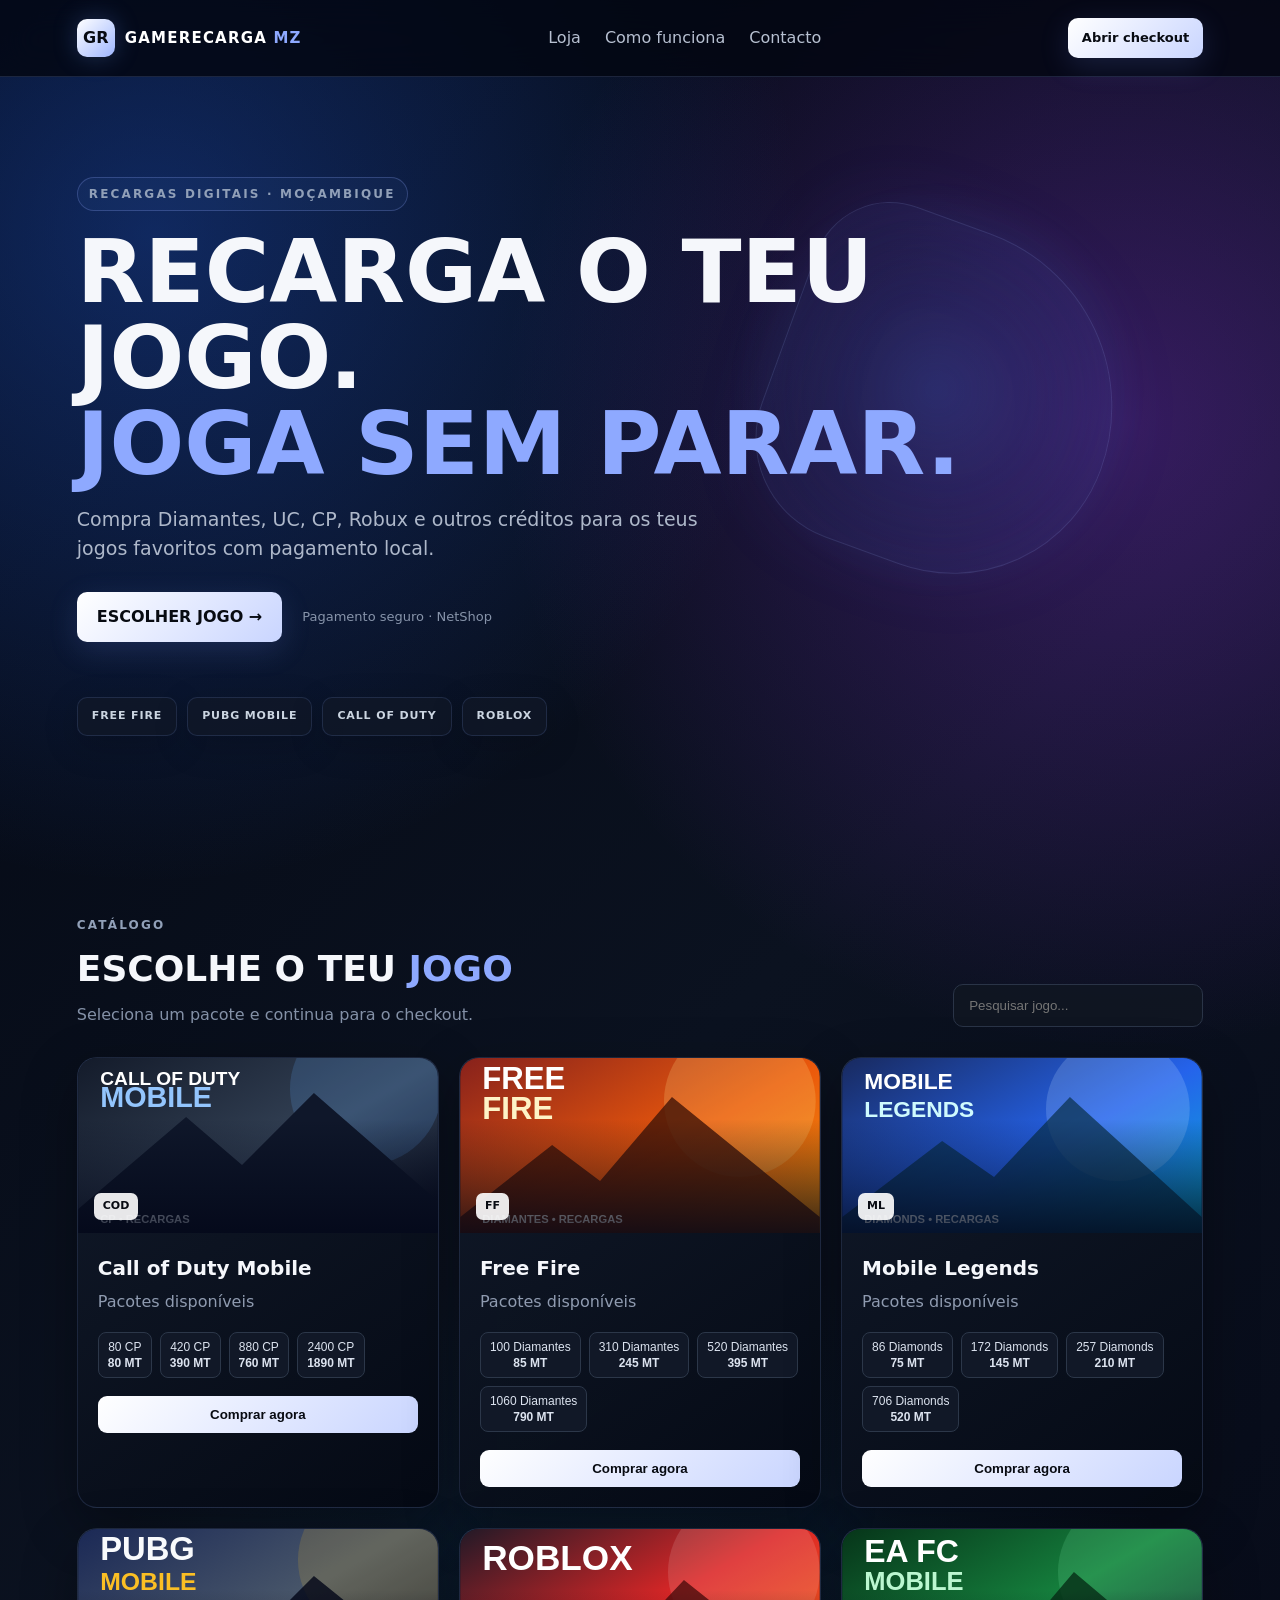
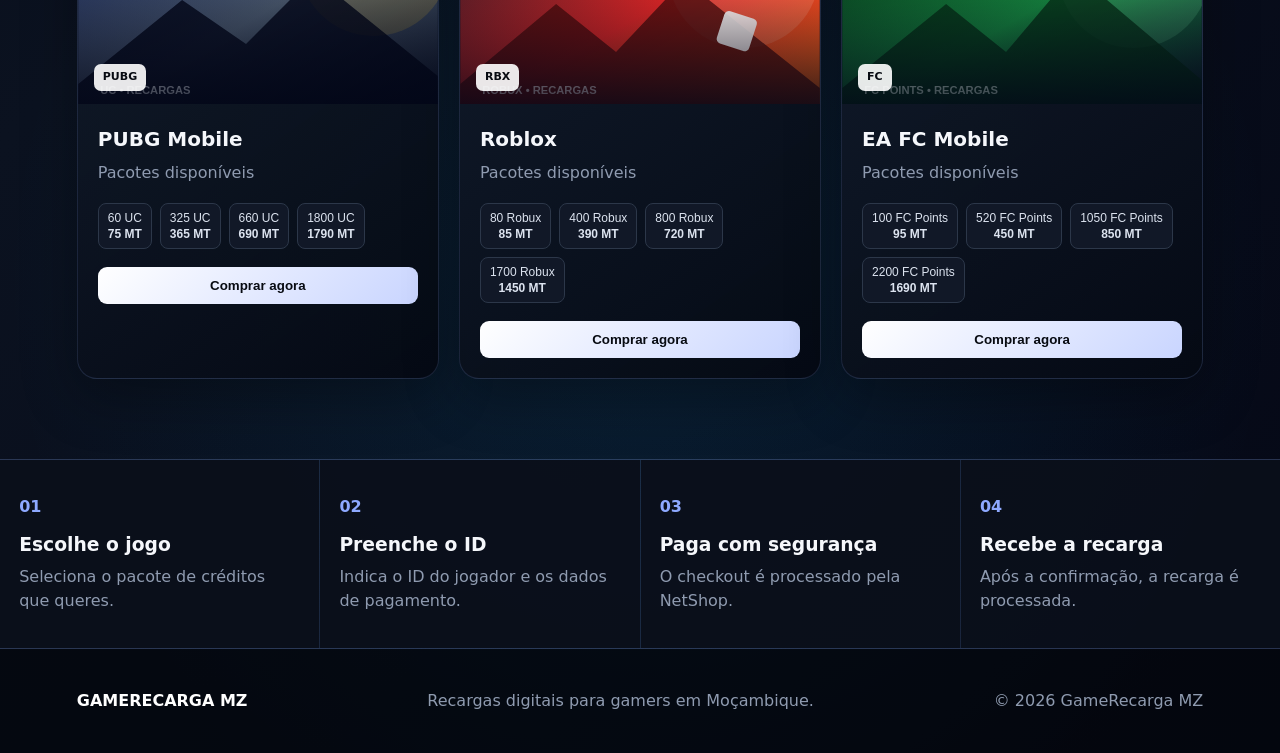
<file: docs/index.html>
<!doctype html>
<html lang="pt-MZ">
<head>
  <meta charset="utf-8">
  <meta name="viewport" content="width=device-width, initial-scale=1">
  <title>GameRecarga MZ — Recargas de jogos</title>
  <meta name="description" content="Recargas digitais para jogos em Moçambique. M-Pesa, mKesh e cartões BIM/BCI através do checkout seguro da GameRecarga MZ.">
  <link rel="stylesheet" href="styles.css?v=4">
</head>
<body>
  <div class="bg-orb orb-one"></div><div class="bg-orb orb-two"></div><div class="bg-grid"></div>
  <header class="nav">
    <a class="brand" href="#inicio"><span>GR</span><strong>GAMERECARGA <i>MZ</i></strong></a>
    <nav><a href="#loja">Loja</a><a href="#como">Como funciona</a><a href="#contacto">Contacto</a></nav>
    <a class="btn small" href="https://app.buildy.so/misty-kestrel-4079/gamerecarga-mz">Abrir checkout</a>
  </header>
  <main>
    <section id="inicio" class="hero">
      <div class="hero-badge">RECARGAS DIGITAIS · MOÇAMBIQUE</div>
      <h1>RECARGA O TEU JOGO.<br><span>JOGA SEM PARAR.</span></h1>
      <p>Compra Diamantes, UC, CP, Robux e outros créditos para os teus jogos favoritos com pagamento local.</p>
      <div class="hero-actions"><a class="btn" href="#loja">ESCOLHER JOGO →</a><span class="secure">Pagamento seguro · NetShop</span></div>
      <div class="floating-cards"><span>FREE FIRE</span><span>PUBG MOBILE</span><span>CALL OF DUTY</span><span>ROBLOX</span></div>
    </section>
    <section id="loja" class="catalog">
      <div class="section-head"><div><div class="eyebrow">CATÁLOGO</div><h2>ESCOLHE O TEU <span>JOGO</span></h2><p>Seleciona um pacote e continua para o checkout.</p></div><input id="search" type="search" placeholder="Pesquisar jogo..."></div>
      <div id="grid" class="grid"></div>
    </section>
    <section id="como" class="benefits">
      <article><b>01</b><h3>Escolhe o jogo</h3><p>Seleciona o pacote de créditos que queres.</p></article>
      <article><b>02</b><h3>Preenche o ID</h3><p>Indica o ID do jogador e os dados de pagamento.</p></article>
      <article><b>03</b><h3>Paga com segurança</h3><p>O checkout é processado pela NetShop.</p></article>
      <article><b>04</b><h3>Recebe a recarga</h3><p>Após a confirmação, a recarga é processada.</p></article>
    </section>
  </main>
  <footer id="contacto"><strong>GAMERECARGA MZ</strong><span>Recargas digitais para gamers em Moçambique.</span><span>© 2026 GameRecarga MZ</span></footer>
  <script src="app.js?v=4"></script>
</body>
</html>
</file>
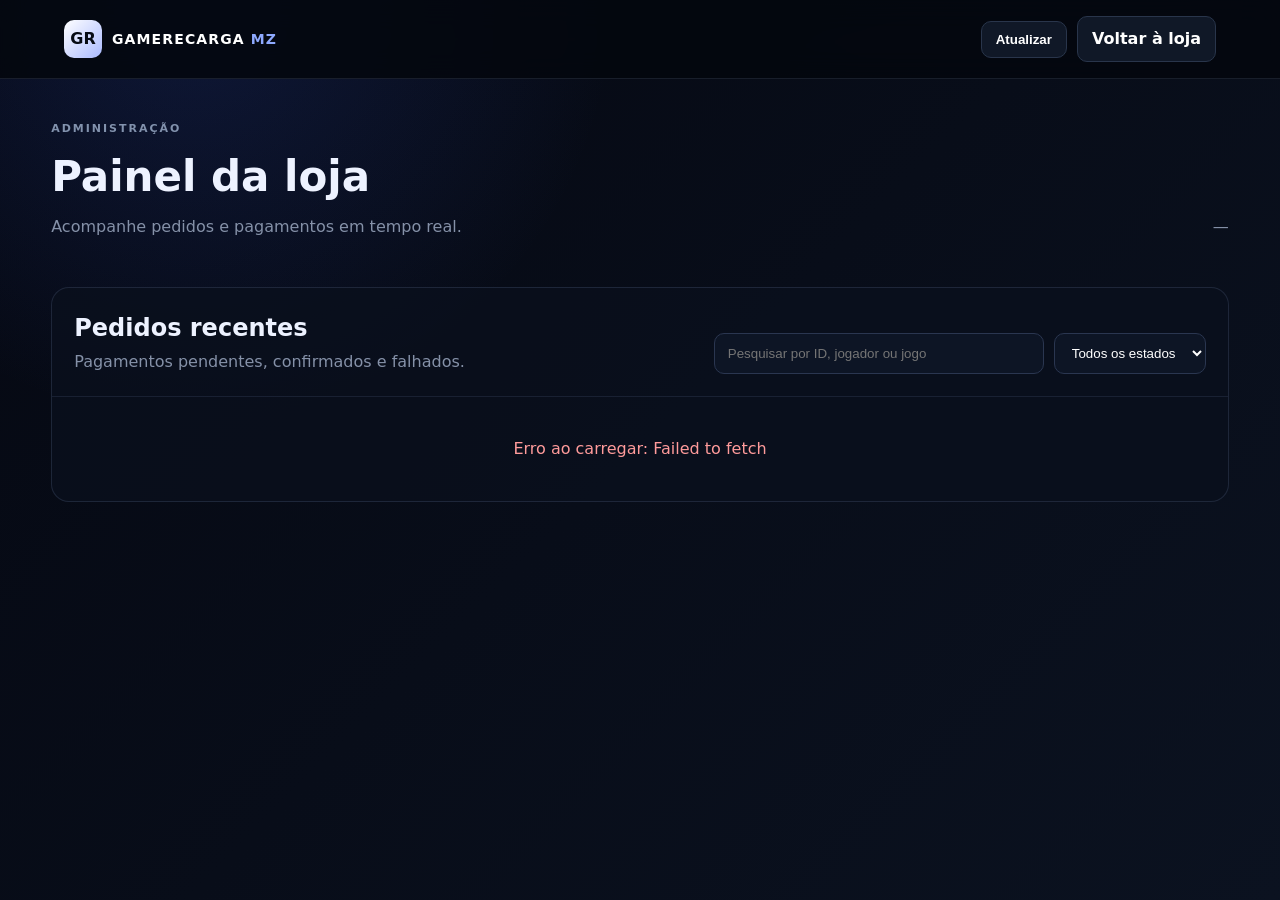
<file: docs/admin.html>
<!doctype html>
<html lang="pt-MZ">
<head>
  <meta charset="utf-8">
  <meta name="viewport" content="width=device-width, initial-scale=1">
  <title>GameRecarga MZ — Administração</title>
  <link rel="stylesheet" href="admin.css?v=1">
</head>
<body>
  <header class="topbar">
    <a href="./" class="brand"><span>GR</span><strong>GAMERECARGA <i>MZ</i></strong></a>
    <div class="top-actions"><button id="refresh">Atualizar</button><a href="./">Voltar à loja</a></div>
  </header>
  <main class="admin-shell">
    <section class="intro"><div><div class="eyebrow">ADMINISTRAÇÃO</div><h1>Painel da loja</h1><p>Acompanhe pedidos e pagamentos em tempo real.</p></div><div id="lastUpdate" class="muted">—</div></section>
    <section class="stats" id="stats"></section>
    <section class="panel"><div class="panel-head"><div><h2>Pedidos recentes</h2><p>Pagamentos pendentes, confirmados e falhados.</p></div><div class="filters"><input id="search" placeholder="Pesquisar por ID, jogador ou jogo"><select id="status"><option value="">Todos os estados</option><option value="Pagamento confirmado">Pagos</option><option value="Pagamento pendente">Pendentes</option><option value="Pagamento falhou">Falhados</option></select></div></div><div id="orders" class="orders"><div class="empty">A carregar...</div></div></section>
  </main>
  <script src="admin.js?v=1"></script>
</body>
</html>
</file>
<file: docs/styles.css>
:root{font-family:Inter,system-ui,-apple-system,BlinkMacSystemFont,"Segoe UI",sans-serif;color:#f5f7fb;background:#05070d;line-height:1.5}*{box-sizing:border-box}html{scroll-behavior:smooth}body{margin:0;min-height:100vh;overflow-x:hidden;background:radial-gradient(circle at 12% 10%,rgba(37,99,235,.35),transparent 27%),radial-gradient(circle at 88% 18%,rgba(147,51,234,.32),transparent 28%),radial-gradient(circle at 50% 80%,rgba(14,165,233,.12),transparent 32%),linear-gradient(135deg,#030712 0%,#0b1220 48%,#050816 100%)}body:before{content:"";position:fixed;inset:0;pointer-events:none;background:linear-gradient(rgba(255,255,255,.035) 1px,transparent 1px),linear-gradient(90deg,rgba(255,255,255,.035) 1px,transparent 1px);background-size:44px 44px;mask-image:linear-gradient(to bottom,black,transparent 92%);z-index:-1}.bg-grid{position:fixed;inset:0;pointer-events:none;background:radial-gradient(ellipse at center,transparent 25%,rgba(0,0,0,.62) 100%);z-index:-1}.bg-orb{position:fixed;width:460px;height:460px;border-radius:50%;filter:blur(95px);opacity:.22;pointer-events:none;z-index:-2}.orb-one{background:#2563eb;top:-190px;left:-160px}.orb-two{background:#9333ea;right:-190px;top:160px}.nav{position:sticky;top:0;z-index:10;display:flex;align-items:center;justify-content:space-between;gap:24px;padding:18px 6%;background:rgba(3,7,18,.82);backdrop-filter:blur(18px);border-bottom:1px solid rgba(125,150,210,.2)}.brand{display:flex;align-items:center;gap:10px;color:#fff;text-decoration:none}.brand span{display:grid;place-items:center;width:38px;height:38px;border-radius:10px;background:linear-gradient(135deg,#fff,#9eb6ff);color:#080b12;font-weight:900;box-shadow:0 0 25px rgba(120,160,255,.25)}.brand strong{font-size:15px;letter-spacing:.08em}.brand i{font-style:normal;color:#8ea9ff}.nav nav{display:flex;gap:24px}.nav nav a{color:#b7c0d1;text-decoration:none}.nav nav a:hover{color:#fff}.btn{display:inline-block;padding:13px 20px;border-radius:10px;background:linear-gradient(135deg,#fff,#c9d5ff);color:#080b12;text-decoration:none;font-weight:900;box-shadow:0 8px 30px rgba(120,150,255,.16)}.btn.small{padding:10px 14px;font-size:13px}.hero{position:relative;min-height:72vh;display:grid;align-content:center;padding:100px 6%;max-width:1200px}.hero:before{content:"";position:absolute;right:4%;top:13%;width:430px;height:430px;border-radius:50%;background:radial-gradient(circle,rgba(59,130,246,.2),transparent 68%);filter:blur(5px)}.hero:after{content:"";position:absolute;right:7%;top:20%;width:340px;height:340px;border:1px solid rgba(142,169,255,.18);border-radius:30% 70% 60% 40%;transform:rotate(20deg);box-shadow:0 0 100px rgba(87,120,255,.12) inset,0 0 80px rgba(87,120,255,.08)}.hero-badge,.eyebrow{font-size:12px;letter-spacing:.18em;color:#91a0b8;font-weight:800}.hero-badge{display:inline-block;width:max-content;padding:7px 11px;border:1px solid rgba(142,169,255,.25);border-radius:999px;background:rgba(80,110,190,.08)}.hero h1{position:relative;z-index:1;font-size:clamp(44px,8vw,88px);line-height:.98;margin:18px 0}.hero h1 span,h2 span{color:#8ea9ff}.hero p{position:relative;z-index:1;max-width:650px;color:#aeb8ca;font-size:19px;margin:0 0 30px}.hero-actions{display:flex;align-items:center;gap:20px;position:relative;z-index:2}.secure{color:#8794aa;font-size:13px}.floating-cards{display:flex;flex-wrap:wrap;gap:10px;margin-top:55px;position:relative;z-index:2}.floating-cards span{padding:10px 14px;border-radius:10px;background:rgba(17,24,39,.72);border:1px solid rgba(100,130,200,.2);color:#cbd5e1;font-size:11px;font-weight:800;letter-spacing:.08em;box-shadow:0 10px 35px rgba(0,0,0,.18)}.catalog{position:relative;padding:80px 6%;max-width:1300px;margin:auto}.section-head{display:flex;align-items:end;justify-content:space-between;gap:20px;margin-bottom:30px}.section-head h2{font-size:36px;margin:8px 0 0}.section-head p{margin:7px 0 0;color:#8491a7}.section-head input#search{width:250px;padding:13px 15px;border:1px solid #2a3447;border-radius:10px;background:rgba(16,22,34,.9);color:#fff;outline:none}.section-head input#search:focus{border-color:#7188d8;box-shadow:0 0 0 3px rgba(113,136,216,.12)}.grid{display:grid;grid-template-columns:repeat(auto-fit,minmax(280px,1fr));gap:20px}.game{overflow:hidden;border:1px solid rgba(100,125,180,.22);border-radius:20px;background:linear-gradient(145deg,rgba(18,27,43,.94),rgba(5,10,20,.97));box-shadow:0 18px 55px rgba(0,0,0,.32);transition:transform .2s,border-color .2s}.game:hover{transform:translateY(-6px);border-color:rgba(142,169,255,.5)}.game-cover{height:175px;position:relative;overflow:hidden;background:#0f172a}.game-cover img{width:100%;height:100%;display:block;object-fit:cover;transition:transform .35s}.game:hover .game-cover img{transform:scale(1.06)}.game-cover:after{content:"";position:absolute;inset:0;background:linear-gradient(to top,rgba(2,6,23,.78),transparent 65%)}.game-cover span{position:absolute;left:16px;bottom:13px;z-index:2;padding:5px 9px;border-radius:7px;background:rgba(255,255,255,.9);color:#080b12;font-size:11px;font-weight:900}.game-body{padding:20px}.game h3{margin:0 0 7px;font-size:20px}.game p{margin:0 0 18px;color:#8f9bb0}.packs{display:flex;flex-wrap:wrap;gap:8px}.pack{cursor:pointer;border:1px solid #2c3749;border-radius:8px;padding:7px 9px;color:#dce3ef;background:#111827;font-size:12px}.pack:hover{border-color:#758bd5;background:#172033}.pack b{display:block;margin-top:2px}.buy{cursor:pointer;margin-top:18px;width:100%;border:0;border-radius:9px;padding:11px;background:linear-gradient(135deg,#fff,#c9d5ff);color:#080b12;font-weight:900}.benefits{display:grid;grid-template-columns:repeat(4,1fr);gap:1px;background:rgba(100,125,180,.2);border-top:1px solid rgba(100,125,180,.2);border-bottom:1px solid rgba(100,125,180,.2)}.benefits article{padding:35px 6%;background:rgba(8,13,23,.9)}.benefits b{color:#8ea9ff}.benefits h3{margin:12px 0 6px}.benefits p{margin:0;color:#8f9bb0}footer{display:flex;justify-content:space-between;gap:20px;flex-wrap:wrap;padding:40px 6%;color:#8f9bb0;background:rgba(4,6,12,.72)}footer strong{color:#fff}@media(max-width:760px){.nav nav{display:none}.section-head{align-items:stretch;flex-direction:column}.section-head input#search{width:100%}.benefits{grid-template-columns:1fr 1fr}.hero{min-height:62vh;padding-top:70px}.hero:after{width:220px;height:220px;right:-100px;top:20%}.hero-actions{align-items:flex-start;flex-direction:column;gap:12px}}@media(max-width:480px){.benefits{grid-template-columns:1fr}.brand strong{font-size:12px}.nav .btn{font-size:12px}.floating-cards{margin-top:35px}.hero h1{font-size:45px}}
</file>
<file: docs/admin.css>
:root{font-family:Inter,system-ui,-apple-system,BlinkMacSystemFont,"Segoe UI",sans-serif;color:#edf2ff;background:#070b14;line-height:1.5}*{box-sizing:border-box}body{margin:0;min-height:100vh;background:radial-gradient(circle at 15% 0,rgba(55,90,220,.18),transparent 30%),linear-gradient(135deg,#050812,#0b1220);color:#edf2ff}.topbar{position:sticky;top:0;z-index:5;display:flex;align-items:center;justify-content:space-between;padding:16px 5%;background:rgba(4,7,14,.88);backdrop-filter:blur(14px);border-bottom:1px solid rgba(140,160,200,.15)}.brand{display:flex;align-items:center;gap:10px;color:#fff;text-decoration:none}.brand span{display:grid;place-items:center;width:38px;height:38px;border-radius:10px;background:linear-gradient(135deg,#fff,#aabaff);color:#070b14;font-weight:900}.brand strong{font-size:14px;letter-spacing:.08em}.brand i{font-style:normal;color:#8ea9ff}.top-actions{display:flex;align-items:center;gap:10px}.top-actions button,.top-actions a{padding:10px 14px;border-radius:10px;border:1px solid #29354b;background:#101827;color:#fff;text-decoration:none;font-weight:800;cursor:pointer}.admin-shell{width:min(1400px,92%);margin:0 auto;padding:42px 0 70px}.intro{display:flex;align-items:end;justify-content:space-between;gap:20px;margin-bottom:28px}.eyebrow{font-size:11px;letter-spacing:.18em;font-weight:900;color:#8292ad}.intro h1{font-size:42px;margin:7px 0}.intro p,.muted,.panel-head p,.empty{margin:0;color:#8591a8}.stats{display:grid;grid-template-columns:repeat(5,1fr);gap:14px;margin-bottom:20px}.stats article{padding:20px;border:1px solid rgba(120,145,190,.18);border-radius:16px;background:rgba(10,16,29,.84);box-shadow:0 14px 42px rgba(0,0,0,.18)}.stats span,.stats small{display:block;color:#8b97ad;font-size:12px}.stats b{display:block;font-size:28px;margin:8px 0 2px}.panel{border:1px solid rgba(120,145,190,.18);border-radius:18px;background:rgba(10,16,29,.84);overflow:hidden}.panel-head{padding:22px;border-bottom:1px solid rgba(120,145,190,.14);display:flex;justify-content:space-between;align-items:end;gap:18px}.panel-head h2{margin:0 0 4px}.filters{display:flex;gap:10px}.filters input,.filters select{background:#0d1525;border:1px solid #2a3650;color:#fff;border-radius:10px;padding:11px 13px;outline:none}.filters input{width:330px}.orders{display:grid}.order{display:flex;justify-content:space-between;gap:20px;padding:18px 22px;border-bottom:1px solid rgba(120,145,190,.1)}.order:last-child{border-bottom:0}.order-main strong,.order-main span,.order-main small,.order-meta b,.order-meta span,.order-meta em{display:block}.order-main strong{font-size:15px}.order-main span,.order-meta span{font-size:12px;color:#8793aa;margin-top:3px}.order-main small{margin-top:5px;color:#aab4c7}.order-meta{text-align:right;min-width:180px}.order-meta b{font-size:18px}.order-meta em{display:inline-block;margin-top:8px;padding:5px 8px;border-radius:999px;font-style:normal;font-size:11px;font-weight:800}.order-meta em.paid{background:rgba(34,197,94,.12);color:#8de2a8}.order-meta em.pending{background:rgba(245,158,11,.12);color:#f7ca74}.order-meta em.failed{background:rgba(239,68,68,.12);color:#ff9b9b}.empty{padding:40px;text-align:center}.error{color:#ff9b9b}@media(max-width:1000px){.stats{grid-template-columns:repeat(3,1fr)}}@media(max-width:700px){.intro,.panel-head,.order{align-items:stretch;flex-direction:column}.stats{grid-template-columns:1fr 1fr}.filters{flex-direction:column}.filters input{width:100%}.order-meta{text-align:left}.intro h1{font-size:34px}.topbar .top-actions a{display:none}}@media(max-width:430px){.stats{grid-template-columns:1fr}.admin-shell{width:94%}}
</file>
